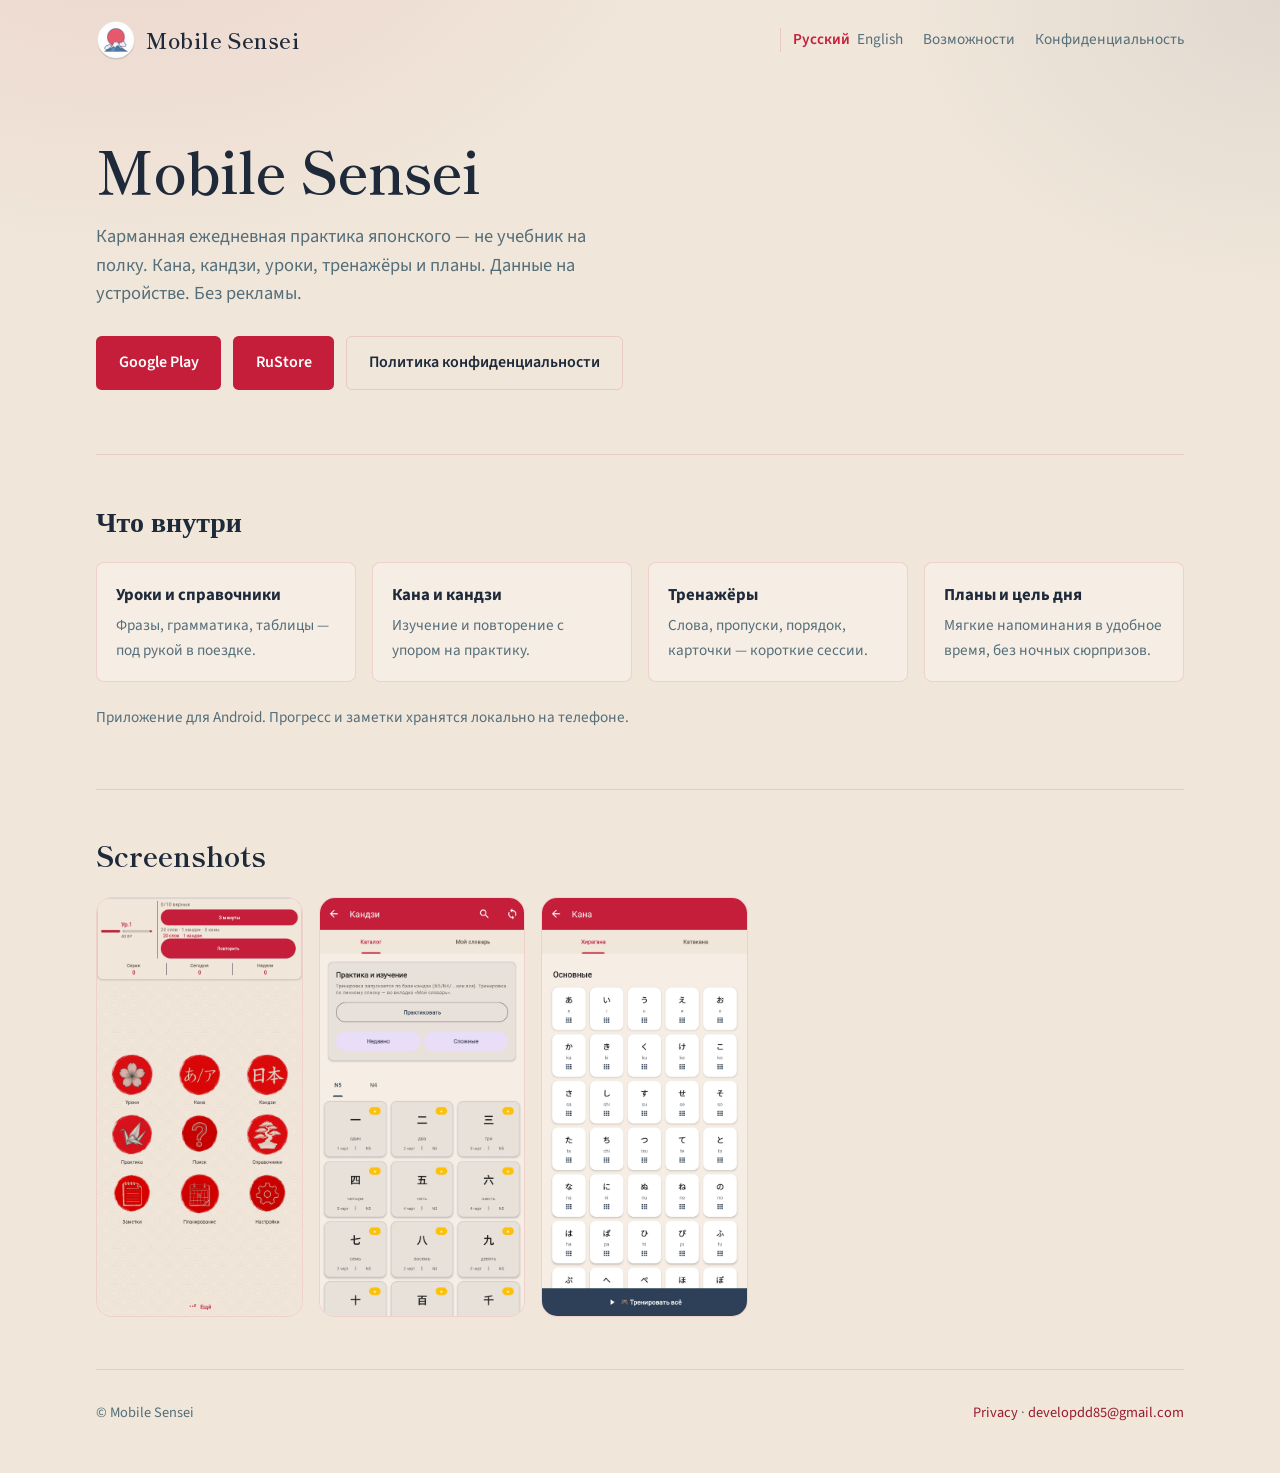
<file: index.html>
<!DOCTYPE html>
<html lang="ru">
<head>
  <meta charset="utf-8" />
  <meta name="viewport" content="width=device-width, initial-scale=1" />
  <title>Mobile Sensei — японский в кармане</title>
  <meta name="description" content="Карманная практика японского: кана, кандзи, уроки и тренажёры. Офлайн. Без рекламы." />
  <link rel="preconnect" href="https://fonts.googleapis.com" />
  <link rel="preconnect" href="https://fonts.gstatic.com" crossorigin />
  <link href="https://fonts.googleapis.com/css2?family=Shippori+Mincho:wght@500;600&family=Source+Sans+3:wght@400;600&display=swap" rel="stylesheet" />
  <link rel="stylesheet" href="styles.css" />
</head>
<body>
  <div class="wrap">
    <header class="site-header">
     <a class="brand" href="index.html">
        <img src="images/logo.webp" alt="" width="40" height="40" />
        Mobile Sensei
      </a>
      <nav class="nav">
        <span class="lang">
          <a href="index.html" aria-current="page">Русский</a>
          <a href="en/index.html">English</a>
        </span>
        <a href="#features">Возможности</a>
        <a href="privacy.html">Конфиденциальность</a>
      </nav>
    </header>

    <section class="hero">
      <h1>Mobile Sensei</h1>
      <p class="lead">
        Карманная ежедневная практика японского — не учебник на полку.
        Кана, кандзи, уроки, тренажёры и планы. Данные на устройстве. Без рекламы.
      </p>
      <div class="cta-row">
        <a class="btn btn-primary"
           href="https://play.google.com/store/apps/details?id=com.skull.nihongosensei">
          Google Play
        </a>
        <a class="btn btn-primary"
           href="https://www.rustore.ru/catalog/app/com.skull.nihongosensei">
          RuStore
        </a>
        <a class="btn btn-ghost" href="privacy.html">Политика конфиденциальности</a>
      </div>
    </section>

    <section class="section" id="features">
      <h2>Что внутри</h2>
      <ul class="features">
        <li><strong>Уроки и справочники</strong><span>Фразы, грамматика, таблицы — под рукой в поездке.</span></li>
        <li><strong>Кана и кандзи</strong><span>Изучение и повторение с упором на практику.</span></li>
        <li><strong>Тренажёры</strong><span>Слова, пропуски, порядок, карточки — короткие сессии.</span></li>
        <li><strong>Планы и цель дня</strong><span>Мягкие напоминания в удобное время, без ночных сюрпризов.</span></li>
      </ul>
      <p class="note" style="margin-top:1.5rem">
        Приложение для Android. Прогресс и заметки хранятся локально на телефоне.
      </p>
    </section>

    <section class="section screens" id="screens">
      <h2>Screenshots</h2>
      <div class="screen-row">
        <img src="images/Screen-1.jpg" alt="Home screen" loading="lazy" />
        <img src="images/Screen-2.jpg" alt="Kanji" loading="lazy" />
        <img src="images/Screen-3.jpg" alt="Kana" loading="lazy" />
      </div>
    </section>
    
    <footer class="site-footer">
      <span>© Mobile Sensei</span>
      <span>
        <a href="privacy.html">Privacy</a>
        ·
        <a href="mailto:developdd85@gmail.com">developdd85@gmail.com</a>
      </span>
    </footer>
  </div>
</body>
</html>
</file>
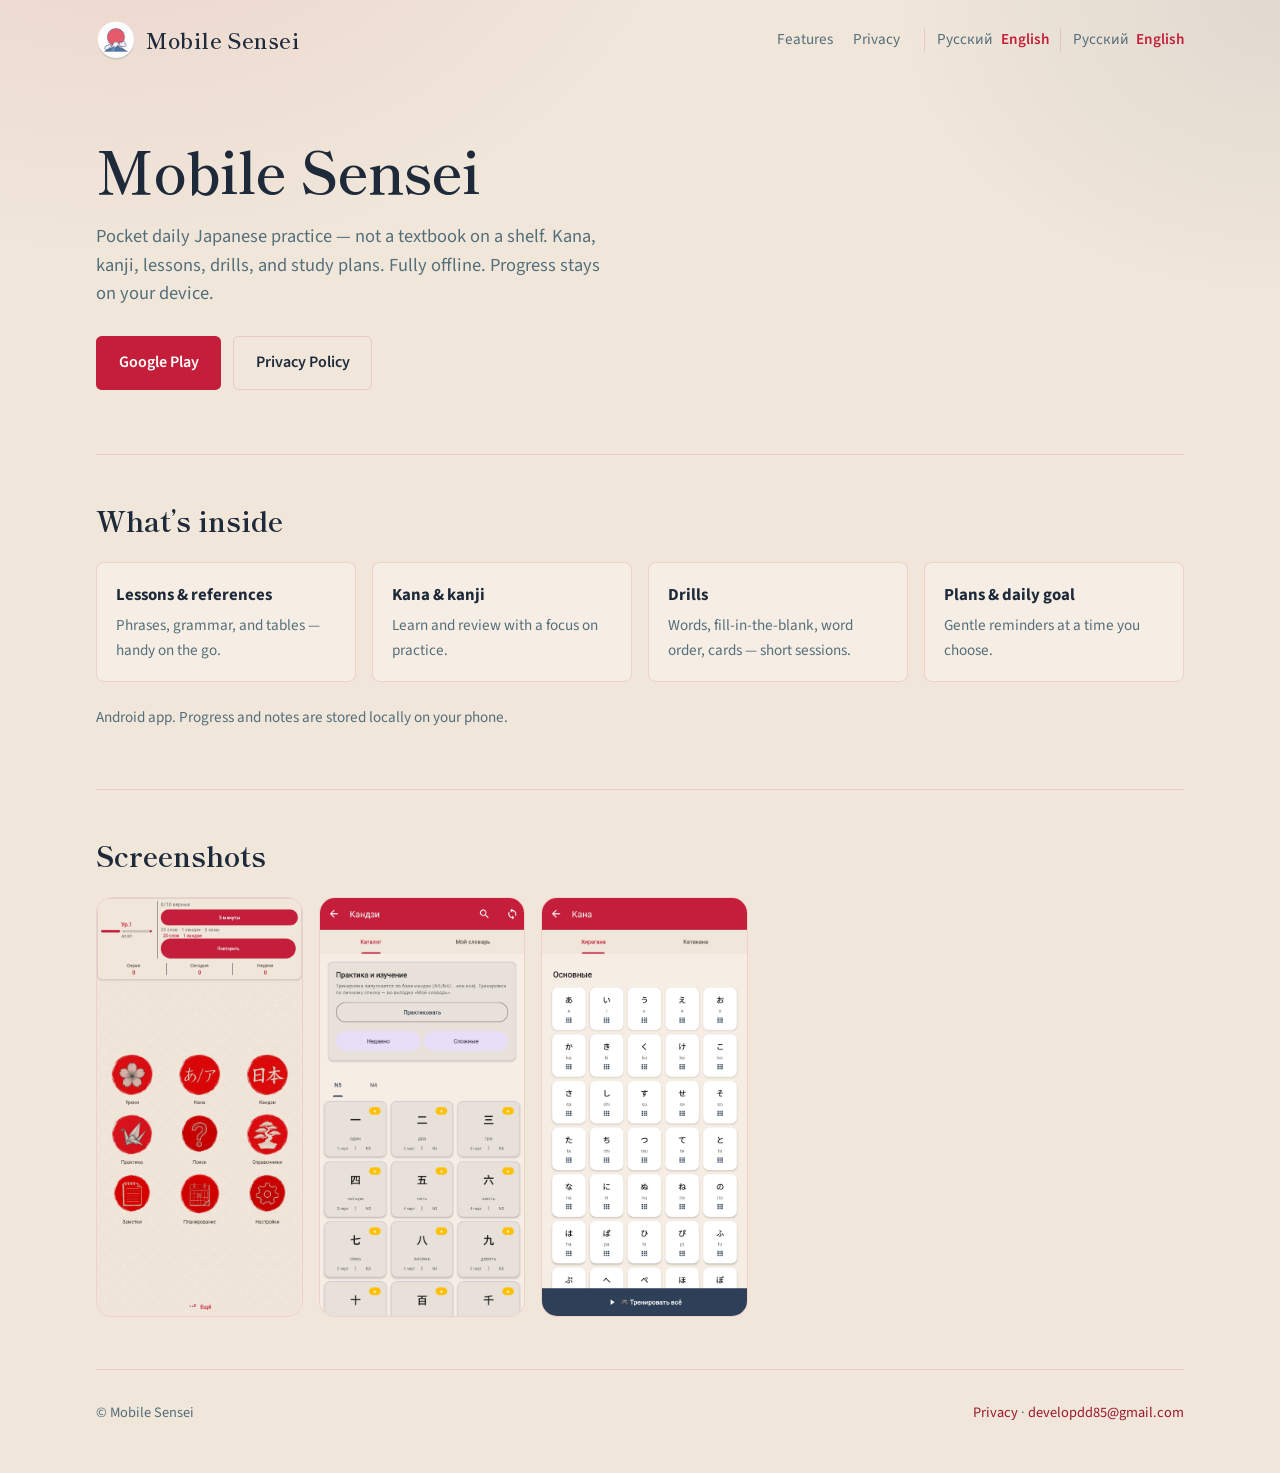
<file: en/index.html>
<!DOCTYPE html>
<html lang="en">
<head>
  <meta charset="utf-8" />
  <meta name="viewport" content="width=device-width, initial-scale=1" />
  <title>Mobile Sensei — Japanese in your pocket</title>
  <meta name="description" content="Pocket Japanese practice: kana, kanji, lessons, and drills. Fully offline. Progress stays on your device." />
  <link rel="preconnect" href="https://fonts.googleapis.com" />
  <link rel="preconnect" href="https://fonts.gstatic.com" crossorigin />
  <link href="https://fonts.googleapis.com/css2?family=Shippori+Mincho:wght@500;600&family=Source+Sans+3:wght@400;600&display=swap" rel="stylesheet" />
  <link rel="stylesheet" href="../styles.css" />
</head>
<body>
  <div class="wrap">
    <header class="site-header">
      <a class="brand" href="index.html">
        <img src="../images/logo.webp" alt="" width="40" height="40" />
        Mobile Sensei
      </a>
      <nav class="nav">
        <a href="#features">Features</a>
        <a href="privacy.html">Privacy</a>
        <span class="lang">
          <a href="../index.html">Русский</a>
          <a href="index.html" aria-current="page">English</a>
          <span class="lang">
            <a href="../privacy.html">Русский</a>
            <a href="privacy.html" aria-current="page">English</a>
          </span>
        </span>
      </nav>
    </header>

    <section class="hero">
      <h1>Mobile Sensei</h1>
      <p class="lead">
        Pocket daily Japanese practice — not a textbook on a shelf.
        Kana, kanji, lessons, drills, and study plans.
        Fully offline. Progress stays on your device.
      </p>
      <div class="cta-row">
        <a class="btn btn-primary"
           href="https://play.google.com/store/apps/details?id=com.skull.nihongosensei">
          Google Play
        </a>
        <a class="btn btn-ghost" href="privacy.html">Privacy Policy</a>
      </div>
    </section>

    <section class="section" id="features">
      <h2>What’s inside</h2>
      <ul class="features">
        <li>
          <strong>Lessons &amp; references</strong>
          <span>Phrases, grammar, and tables — handy on the go.</span>
        </li>
        <li>
          <strong>Kana &amp; kanji</strong>
          <span>Learn and review with a focus on practice.</span>
        </li>
        <li>
          <strong>Drills</strong>
          <span>Words, fill-in-the-blank, word order, cards — short sessions.</span>
        </li>
        <li>
          <strong>Plans &amp; daily goal</strong>
          <span>Gentle reminders at a time you choose.</span>
        </li>
      </ul>
      <p class="note" style="margin-top:1.5rem">
        Android app. Progress and notes are stored locally on your phone.
      </p>
    </section>

    <section class="section screens" id="screens">
      <h2>Screenshots</h2>
      <div class="screen-row">
        <img src="../images/Screen-1.jpg" alt="Home screen" loading="lazy" />
        <img src="../images/Screen-2.jpg" alt="Kanji" loading="lazy" />
        <img src="../images/Screen-3.jpg" alt="Kana" loading="lazy" />
      </div>
    </section>

    <footer class="site-footer">
      <span>© Mobile Sensei</span>
      <span>
        <a href="privacy.html">Privacy</a>
        ·
        <a href="mailto:developdd85@gmail.com">developdd85@gmail.com</a>
      </span>
    </footer>
  </div>
</body>
</html>
</file>
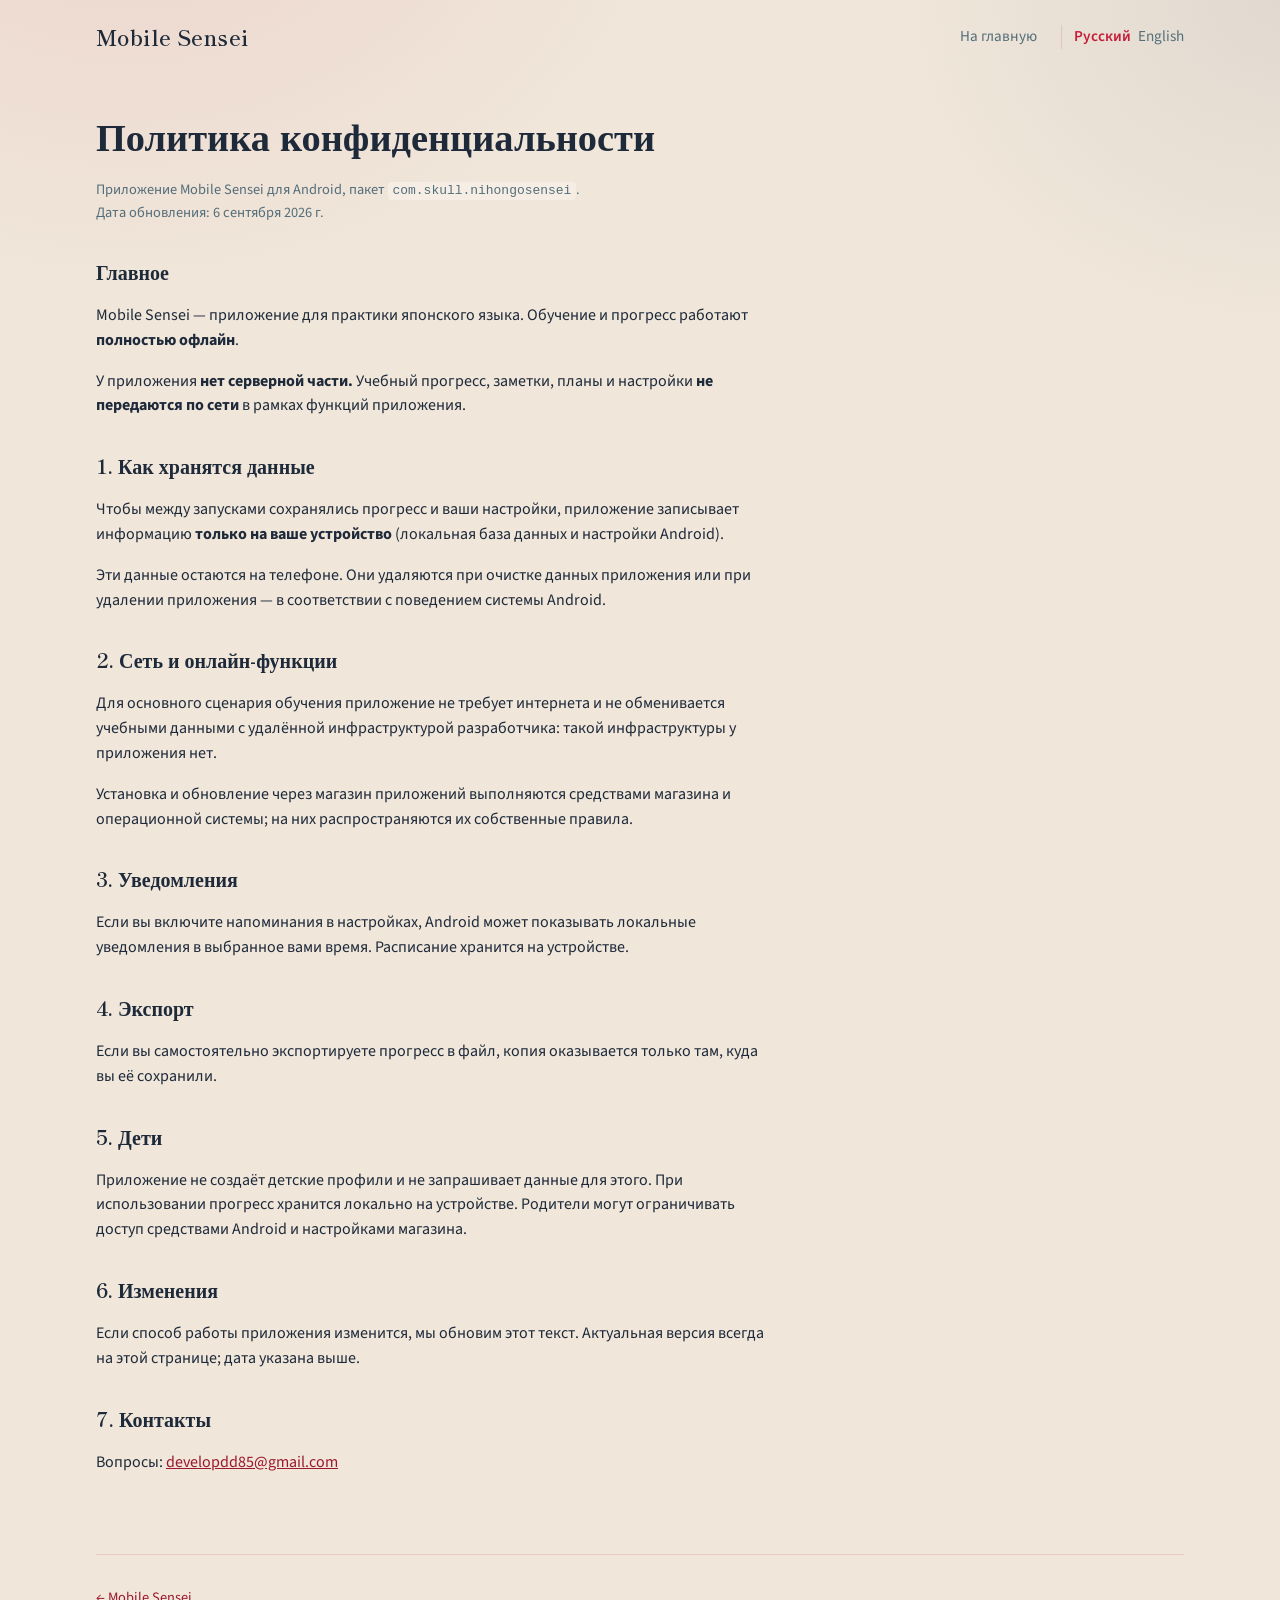
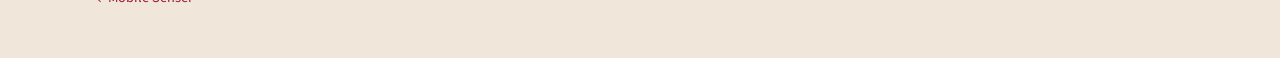
<file: privacy.html>
<!DOCTYPE html>
<html lang="ru">
<head>
  <meta charset="utf-8" />
  <meta name="viewport" content="width=device-width, initial-scale=1" />
  <title>Политика конфиденциальности — Mobile Sensei</title>
  <link rel="preconnect" href="https://fonts.googleapis.com" />
  <link rel="preconnect" href="https://fonts.gstatic.com" crossorigin />
  <link href="https://fonts.googleapis.com/css2?family=Shippori+Mincho:wght@500;600&family=Source+Sans+3:wght@400;600&display=swap" rel="stylesheet" />
  <link rel="stylesheet" href="styles.css" />
</head>
<body>
  <div class="wrap">
    <header class="site-header">
      <a class="brand" href="index.html">Mobile Sensei</a>
      <nav class="nav">
        <a href="index.html">На главную</a>
        <span class="lang">
          <a href="privacy.html" aria-current="page">Русский</a>
          <a href="en/privacy.html">English</a>
        </span>
      </nav>
    </header>
    <article class="prose">
      <h1>Политика конфиденциальности</h1>
      <p class="meta">
        Приложение Mobile Sensei для Android, пакет <code>com.skull.nihongosensei</code>.<br />
        Дата обновления: 6 сентября 2026 г.
      </p>

      <h2>Главное</h2>
      <p>
        Mobile Sensei — приложение для практики японского языка.
        Обучение и прогресс работают <strong>полностью офлайн</strong>.
      </p>
      <p>
        У приложения <strong>нет серверной части.</strong>
        Учебный прогресс, заметки, планы и настройки <strong>не передаются по сети</strong>
        в рамках функций приложения.
      </p>

      <h2>1. Как хранятся данные</h2>
      <p>
        Чтобы между запусками сохранялись прогресс и ваши настройки, приложение
        записывает информацию <strong>только на ваше устройство</strong>
        (локальная база данных и настройки Android).
      </p>
      <p>
        Эти данные остаются на телефоне. Они удаляются при очистке данных приложения
        или при удалении приложения — в соответствии с поведением системы Android.
      </p>

      <h2>2. Сеть и онлайн-функции</h2>
      <p>
        Для основного сценария обучения приложение не требует интернета
        и не обменивается учебными данными с удалённой инфраструктурой разработчика:
        такой инфраструктуры у приложения нет.
      </p>
      <p>
        Установка и обновление через магазин приложений
        выполняются средствами магазина и операционной системы; на них распространяются
        их собственные правила.
      </p>

      <h2>3. Уведомления</h2>
      <p>
        Если вы включите напоминания в настройках, Android может показывать
        локальные уведомления в выбранное вами время. Расписание хранится на устройстве.
      </p>

      <h2>4. Экспорт</h2>
      <p>
        Если вы самостоятельно экспортируете прогресс в файл, копия оказывается
        только там, куда вы её сохранили.
      </p>

      <h2>5. Дети</h2>
      <p>
        Приложение не создаёт детские профили и не запрашивает данные для этого.
        При использовании прогресс хранится локально на устройстве.
        Родители могут ограничивать доступ средствами Android и настройками магазина.
      </p>

      <h2>6. Изменения</h2>
      <p>
        Если способ работы приложения изменится, мы обновим этот текст.
        Актуальная версия всегда на этой странице; дата указана выше.
      </p>

      <h2>7. Контакты</h2>
      <p>
        Вопросы:
        <a href="mailto:developdd85@gmail.com">developdd85@gmail.com</a>
      </p>
    </article>

    <footer class="site-footer">
      <a href="index.html">← Mobile Sensei</a>
    </footer>
  </div>
</body>
</html>
</file>
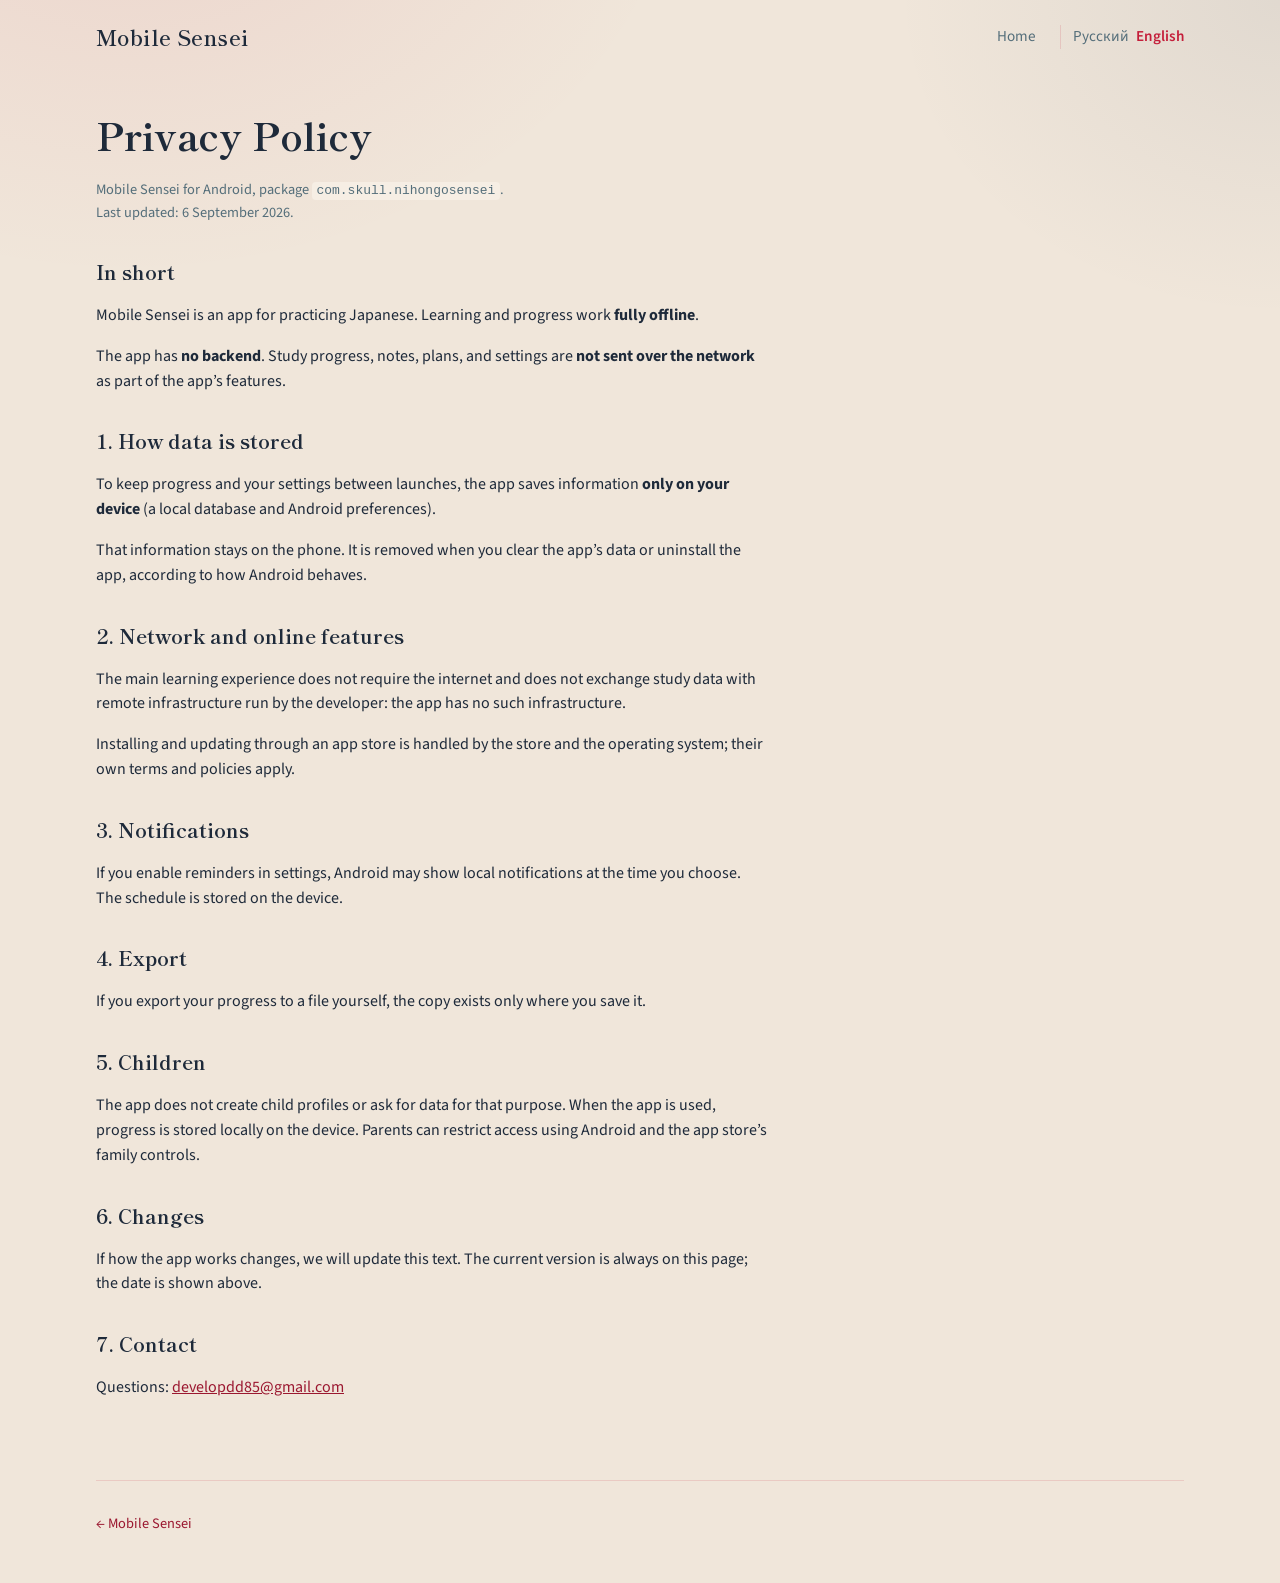
<file: en/privacy.html>
<!DOCTYPE html>
<html lang="en">
<head>
  <meta charset="utf-8" />
  <meta name="viewport" content="width=device-width, initial-scale=1" />
  <title>Privacy Policy — Mobile Sensei</title>
  <link rel="preconnect" href="https://fonts.googleapis.com" />
  <link rel="preconnect" href="https://fonts.gstatic.com" crossorigin />
  <link href="https://fonts.googleapis.com/css2?family=Shippori+Mincho:wght@500;600&family=Source+Sans+3:wght@400;600&display=swap" rel="stylesheet" />
  <link rel="stylesheet" href="../styles.css" />
</head>
<body>
  <div class="wrap">
    <header class="site-header">
      <a class="brand" href="index.html">Mobile Sensei</a>
      <nav class="nav">
        <a href="index.html">Home</a>
        <span class="lang">
          <a href="../privacy.html">Русский</a>
          <a href="privacy.html" aria-current="page">English</a>
        </span>
      </nav>
    </header>

    <article class="prose">
      <h1>Privacy Policy</h1>
      <p class="meta">
        Mobile Sensei for Android, package <code>com.skull.nihongosensei</code>.<br />
        Last updated: 6 September 2026.
      </p>

      <h2>In short</h2>
      <p>
        Mobile Sensei is an app for practicing Japanese.
        Learning and progress work <strong>fully offline</strong>.
      </p>
      <p>
        The app has <strong>no backend</strong>.
        Study progress, notes, plans, and settings are
        <strong>not sent over the network</strong> as part of the app’s features.
      </p>

      <h2>1. How data is stored</h2>
      <p>
        To keep progress and your settings between launches, the app saves information
        <strong>only on your device</strong> (a local database and Android preferences).
      </p>
      <p>
        That information stays on the phone. It is removed when you clear the app’s data
        or uninstall the app, according to how Android behaves.
      </p>

      <h2>2. Network and online features</h2>
      <p>
        The main learning experience does not require the internet and does not exchange
        study data with remote infrastructure run by the developer: the app has no such infrastructure.
      </p>
      <p>
        Installing and updating through an app store is handled by the store and the operating system;
        their own terms and policies apply.
      </p>

      <h2>3. Notifications</h2>
      <p>
        If you enable reminders in settings, Android may show local notifications
        at the time you choose. The schedule is stored on the device.
      </p>

      <h2>4. Export</h2>
      <p>
        If you export your progress to a file yourself, the copy exists only
        where you save it.
      </p>

      <h2>5. Children</h2>
      <p>
        The app does not create child profiles or ask for data for that purpose.
        When the app is used, progress is stored locally on the device.
        Parents can restrict access using Android and the app store’s family controls.
      </p>

      <h2>6. Changes</h2>
      <p>
        If how the app works changes, we will update this text.
        The current version is always on this page; the date is shown above.
      </p>

      <h2>7. Contact</h2>
      <p>
        Questions:
        <a href="mailto:developdd85@gmail.com">developdd85@gmail.com</a>
      </p>
    </article>

    <footer class="site-footer">
      <a href="index.html">← Mobile Sensei</a>
    </footer>
  </div>
</body>
</html>
</file>
<file: styles.css>
:root {
  --ink: #1e2a3a;
  --ink-soft: #546e7a;
  --paper: #f0e6da;
  --paper-2: #f6eee4;
  --aka: #c41e3a;
  --aka-deep: #9b1830;
  --line: rgba(196, 30, 58, 0.14);
  --max: 68rem;
}

* {
  box-sizing: border-box;
}

html {
  scroll-behavior: smooth;
}

body {
  margin: 0;
  font-family: "Source Sans 3", system-ui, sans-serif;
  color: var(--ink);
  background:
    radial-gradient(ellipse 80% 50% at 10% -10%, rgba(196, 30, 58, 0.09), transparent 55%),
    radial-gradient(ellipse 60% 40% at 100% 0%, rgba(46, 64, 87, 0.08), transparent 50%),
    var(--paper);
  line-height: 1.55;
}

a {
  color: var(--aka-deep);
}

a:hover {
  color: var(--aka);
}

.wrap {
  width: min(100% - 2.5rem, var(--max));
  margin-inline: auto;
}

/* Header */

.site-header {
  display: flex;
  align-items: center;
  justify-content: space-between;
  padding: 1.25rem 0;
  gap: 1rem;
  flex-wrap: wrap;
}

.brand {
  display: inline-flex;
  align-items: center;
  gap: 0.65rem;
  font-family: "Shippori Mincho", "Noto Serif JP", serif;
  font-weight: 600;
  font-size: 1.35rem;
  letter-spacing: 0.02em;
  color: var(--ink);
  text-decoration: none;
}

.brand img {
  width: 40px;
  height: 40px;
  border-radius: 22%;
  display: block;
  animation: logo-soft 4s ease-in-out infinite;
}

@keyframes logo-soft {
  0%,
  100% {
    transform: scale(1);
    opacity: 1;
  }
  50% {
    transform: scale(1.04);
    opacity: 0.92;
  }
}

.nav {
  display: flex;
  align-items: center;
  gap: 1.25rem;
  flex-wrap: wrap;
}

.nav a {
  text-decoration: none;
  color: var(--ink-soft);
  font-size: 0.95rem;
}

.nav a:hover {
  color: var(--aka);
}

.lang {
  display: inline-flex;
  align-items: center;
  gap: 0.45rem;
  margin-left: 0.25rem;
  padding-left: 0.75rem;
  border-left: 1px solid var(--line);
  font-size: 0.9rem;
}

.lang a {
  color: var(--ink-soft);
  text-decoration: none;
}

.lang a[aria-current="page"] {
  color: var(--aka);
  font-weight: 600;
}

/* Hero */

.hero {
  padding: 3.5rem 0 4rem;
  display: grid;
  gap: 1.25rem;
  max-width: 38rem;
  animation: rise 0.8s ease both;
}

@keyframes rise {
  from {
    opacity: 0;
    transform: translateY(12px);
  }
  to {
    opacity: 1;
    transform: none;
  }
}

.hero h1 {
  font-family: "Shippori Mincho", "Noto Serif JP", serif;
  font-weight: 600;
  font-size: clamp(2.4rem, 6vw, 3.6rem);
  line-height: 1.15;
  margin: 0;
  letter-spacing: -0.02em;
}

.hero .lead {
  margin: 0;
  font-size: 1.15rem;
  color: var(--ink-soft);
  max-width: 32rem;
}

.cta-row {
  display: flex;
  flex-wrap: wrap;
  gap: 0.75rem;
  margin-top: 0.5rem;
}

.btn {
  display: inline-flex;
  align-items: center;
  justify-content: center;
  padding: 0.85rem 1.35rem;
  border-radius: 0.35rem;
  text-decoration: none;
  font-weight: 600;
  font-size: 1rem;
  border: 1px solid transparent;
  transition: background 0.15s, color 0.15s, border-color 0.15s;
}

.btn-primary {
  background: var(--aka);
  color: #fff;
}

.btn-primary:hover {
  background: var(--aka-deep);
  color: #fff;
}

.btn-ghost {
  background: transparent;
  color: var(--ink);
  border-color: var(--line);
}

.btn-ghost:hover {
  border-color: var(--aka);
  color: var(--aka);
}

/* Sections */

.section {
  padding: 2.75rem 0;
  border-top: 1px solid var(--line);
}

.section h2 {
  font-family: "Shippori Mincho", serif;
  font-size: 1.75rem;
  margin: 0 0 1.25rem;
}

.features {
  display: grid;
  gap: 1rem;
  grid-template-columns: repeat(auto-fit, minmax(14rem, 1fr));
  list-style: none;
  padding: 0;
  margin: 0;
}

.features li {
  background: var(--paper-2);
  border: 1px solid var(--line);
  border-radius: 0.5rem;
  padding: 1.15rem 1.2rem;
}

.features strong {
  display: block;
  margin-bottom: 0.35rem;
  font-size: 1.05rem;
}

.features span {
  color: var(--ink-soft);
  font-size: 0.95rem;
}

.note {
  color: var(--ink-soft);
  font-size: 0.95rem;
  max-width: 36rem;
}

/* Screenshots */

.screen-row {
  display: flex;
  gap: 1rem;
  overflow-x: auto;
  padding-bottom: 0.5rem;
  scroll-snap-type: x mandatory;
  -webkit-overflow-scrolling: touch;
}

.screen-row img {
  height: min(420px, 70vh);
  width: auto;
  max-width: none;
  border-radius: 1rem;
  border: 1px solid var(--line);
  background: var(--paper-2);
  scroll-snap-align: start;
  animation: rise 0.9s ease both;
}

.screen-row img:nth-child(2) {
  animation-delay: 0.12s;
}

.screen-row img:nth-child(3) {
  animation-delay: 0.24s;
}

.screen-row img:nth-child(4) {
  animation-delay: 0.36s;
}

/* Footer */

.site-footer {
  border-top: 1px solid var(--line);
  padding: 2rem 0 3rem;
  color: var(--ink-soft);
  font-size: 0.9rem;
  display: flex;
  flex-wrap: wrap;
  gap: 1rem;
  justify-content: space-between;
}

.site-footer a {
  text-decoration: none;
}

/* Privacy prose */

.prose {
  padding: 2rem 0 4rem;
  max-width: 42rem;
}

.prose h1 {
  font-family: "Shippori Mincho", serif;
  font-size: clamp(1.8rem, 4vw, 2.4rem);
  margin: 0 0 0.5rem;
}

.prose .meta {
  color: var(--ink-soft);
  font-size: 0.9rem;
  margin-bottom: 2rem;
}

.prose h2 {
  font-family: "Shippori Mincho", serif;
  font-size: 1.25rem;
  margin: 2rem 0 0.6rem;
}

.prose p,
.prose li {
  color: var(--ink);
}

.prose ul {
  padding-left: 1.2rem;
}

.prose code {
  font-size: 0.9em;
  background: var(--paper-2);
  padding: 0.1em 0.35em;
  border-radius: 0.25rem;
}

/* Reduced motion */

@media (prefers-reduced-motion: reduce) {
  html {
    scroll-behavior: auto;
  }

  .hero,
  .screen-row img,
  .brand img {
    animation: none;
  }
}
</file>
